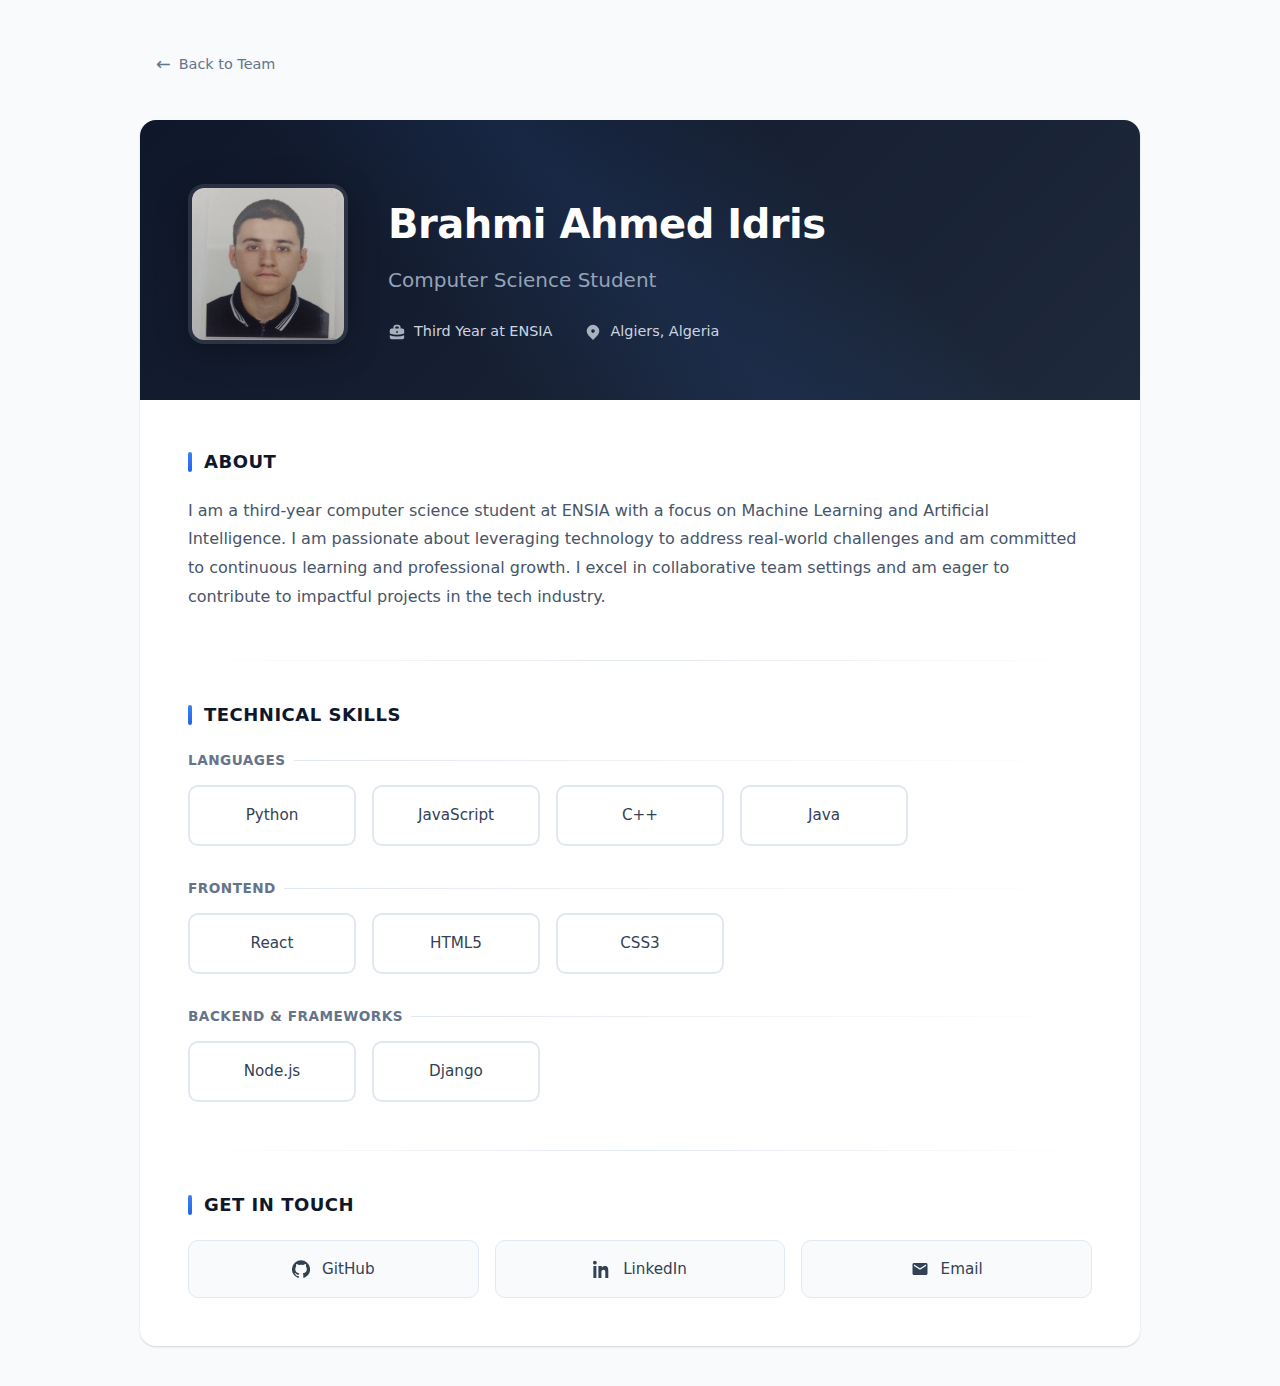
<file: profiles/ahmed-idris-brahmi.html>
<!DOCTYPE html>
<html lang="en">
<head>
  <meta charset="utf-8" />
  <meta name="viewport" content="width=device-width,initial-scale=1" />
  <title>Ahmed Idris Brahmi - Profile</title>
  <link rel="stylesheet" href="../assets/css/profile.css" />
</head>
<body>
  <div class="container">
    <a href="../index.html" class="back-link">Back to Team</a>
    
    <div class="profile-card">
      <div class="profile-header">
        <div class="profile-hero">
          <div class="profile-photo-wrapper">
            <img src="../assets/porfolio_Images/Img-Ahmed-Brahmi.png" alt="Ahmed Idris Brahmi" class="profile-photo">
          </div>
          <div class="profile-info">
            <h1 class="profile-name">Brahmi Ahmed Idris</h1>
            <p class="profile-role">Computer Science Student</p>
            <div class="profile-meta">
              <div class="meta-item">
                <svg class="meta-icon" fill="currentColor" viewBox="0 0 20 20" xmlns="http://www.w3.org/2000/svg">
                  <path fill-rule="evenodd" d="M6 6V5a3 3 0 013-3h2a3 3 0 013 3v1h2a2 2 0 012 2v3.57A22.952 22.952 0 0110 13a22.95 22.95 0 01-8-1.43V8a2 2 0 012-2h2zm2-1a1 1 0 011-1h2a1 1 0 011 1v1H8V5zm1 5a1 1 0 011-1h.01a1 1 0 110 2H10a1 1 0 01-1-1z" clip-rule="evenodd"/>
                  <path d="M2 13.692V16a2 2 0 002 2h12a2 2 0 002-2v-2.308A24.974 24.974 0 0110 15c-2.796 0-5.487-.46-8-1.308z"/>
                </svg>
                <span>Third Year at ENSIA</span>
              </div>
              <div class="meta-item">
                <svg class="meta-icon" fill="currentColor" viewBox="0 0 20 20" xmlns="http://www.w3.org/2000/svg">
                  <path fill-rule="evenodd" d="M5.05 4.05a7 7 0 119.9 9.9L10 18.9l-4.95-4.95a7 7 0 010-9.9zM10 11a2 2 0 100-4 2 2 0 000 4z" clip-rule="evenodd"/>
                </svg>
                <span>Algiers, Algeria</span>
              </div>
            </div>
          </div>
        </div>
      </div>
      
      <div class="profile-body">
        <section class="section">
          <h2 class="section-title">About</h2>
          <div class="section-content">
            <p>I am a third-year computer science student at ENSIA with a focus on Machine Learning and Artificial Intelligence. I am passionate about leveraging technology to address real-world challenges and am committed to continuous learning and professional growth. I excel in collaborative team settings and am eager to contribute to impactful projects in the tech industry.</p>
          </div>
        </section>

        <div class="divider"></div>
        
        <section class="section">
          <h2 class="section-title">Technical Skills</h2>
          
          <div class="skills-category">
            <div class="category-label">Languages</div>
            <div class="skills-grid">
              <a href="https://www.python.org/" class="skill-item" target="_blank">Python</a>
              <a href="https://developer.mozilla.org/en-US/docs/Web/JavaScript" class="skill-item" target="_blank">JavaScript</a>
              <a href="https://isocpp.org/" class="skill-item" target="_blank">C++</a>
              <a href="https://www.java.com/" class="skill-item" target="_blank">Java</a>
            </div>
          </div>

          <div class="skills-category">
            <div class="category-label">Frontend</div>
            <div class="skills-grid">
              <a href="https://react.dev/" class="skill-item" target="_blank">React</a>
              <a href="https://developer.mozilla.org/en-US/docs/Web/HTML" class="skill-item" target="_blank">HTML5</a>
              <a href="https://developer.mozilla.org/en-US/docs/Web/CSS" class="skill-item" target="_blank">CSS3</a>
            </div>
          </div>

          <div class="skills-category">
            <div class="category-label">Backend & Frameworks</div>
            <div class="skills-grid">
              <a href="https://nodejs.org/" class="skill-item" target="_blank">Node.js</a>
              <a href="https://www.djangoproject.com/" class="skill-item" target="_blank">Django</a>
            </div>
          </div>
        </section>

        <div class="divider"></div>
        
        <section class="section">
          <h2 class="section-title">Get in Touch</h2>
          <div class="contact-grid">
            <a href="https://github.com/ahmedbrm" class="contact-link" target="_blank">
              <svg fill="currentColor" viewBox="0 0 24 24" xmlns="http://www.w3.org/2000/svg">
                <path d="M12 .5a12 12 0 0 0-3.79 23.4c.6.11.82-.26.82-.58v-2.03c-3.34.73-4.04-1.61-4.04-1.61-.55-1.4-1.34-1.77-1.34-1.77-1.1-.75.09-.73.09-.73 1.22.09 1.86 1.25 1.86 1.25 1.08 1.85 2.83 1.31 3.52 1 .11-.78.42-1.31.76-1.61-2.67-.3-5.47-1.34-5.47-5.97 0-1.32.47-2.39 1.24-3.23-.12-.3-.54-1.52.12-3.17 0 0 1.01-.32 3.3 1.23a11.5 11.5 0 0 1 6 0c2.29-1.55 3.3-1.23 3.3-1.23.66 1.65.24 2.87.12 3.17.77.84 1.24 1.91 1.24 3.23 0 4.64-2.8 5.66-5.48 5.96.43.37.81 1.1.81 2.22v3.29c0 .32.21.7.82.58A12 12 0 0 0 12 .5Z"/>
              </svg>
              GitHub
            </a>
            <a href="https://www.linkedin.com/in/ahmed-idris-student-brahmi-872308355/" class="contact-link" target="_blank">
              <svg fill="currentColor" viewBox="0 0 24 24" xmlns="http://www.w3.org/2000/svg">
                <path d="M4.98 3.5C4.98 4.88 3.86 6 2.5 6S0 4.88 0 3.5 1.12 1 2.5 1s2.48 1.12 2.48 2.5zM.5 8h4V24h-4V8zm7.5 0h3.8v2.2h.05c.53-1 1.83-2.2 3.77-2.2 4.03 0 4.78 2.65 4.78 6.1V24h-4v-7.2c0-1.72-.03-3.94-2.4-3.94-2.41 0-2.78 1.88-2.78 3.82V24h-4V8z"/>
              </svg>
              LinkedIn
            </a>
            <a href="mailto:ahmed.idris.brahmi@ensia.edu.dz" class="contact-link">
              <svg fill="currentColor" viewBox="0 0 24 24" xmlns="http://www.w3.org/2000/svg">
                <path d="M20 4H4c-1.1 0-2 .9-2 2v12c0 1.1.9 2 2 2h16c1.1 0 2-.9 2-2V6c0-1.1-.9-2-2-2zm0 4-8 5L4 8V6l8 5 8-5v2z"/>
              </svg>
              Email
            </a>
          </div>
        </section>
      </div>
    </div>
  </div>
</body>
</html>
</file>
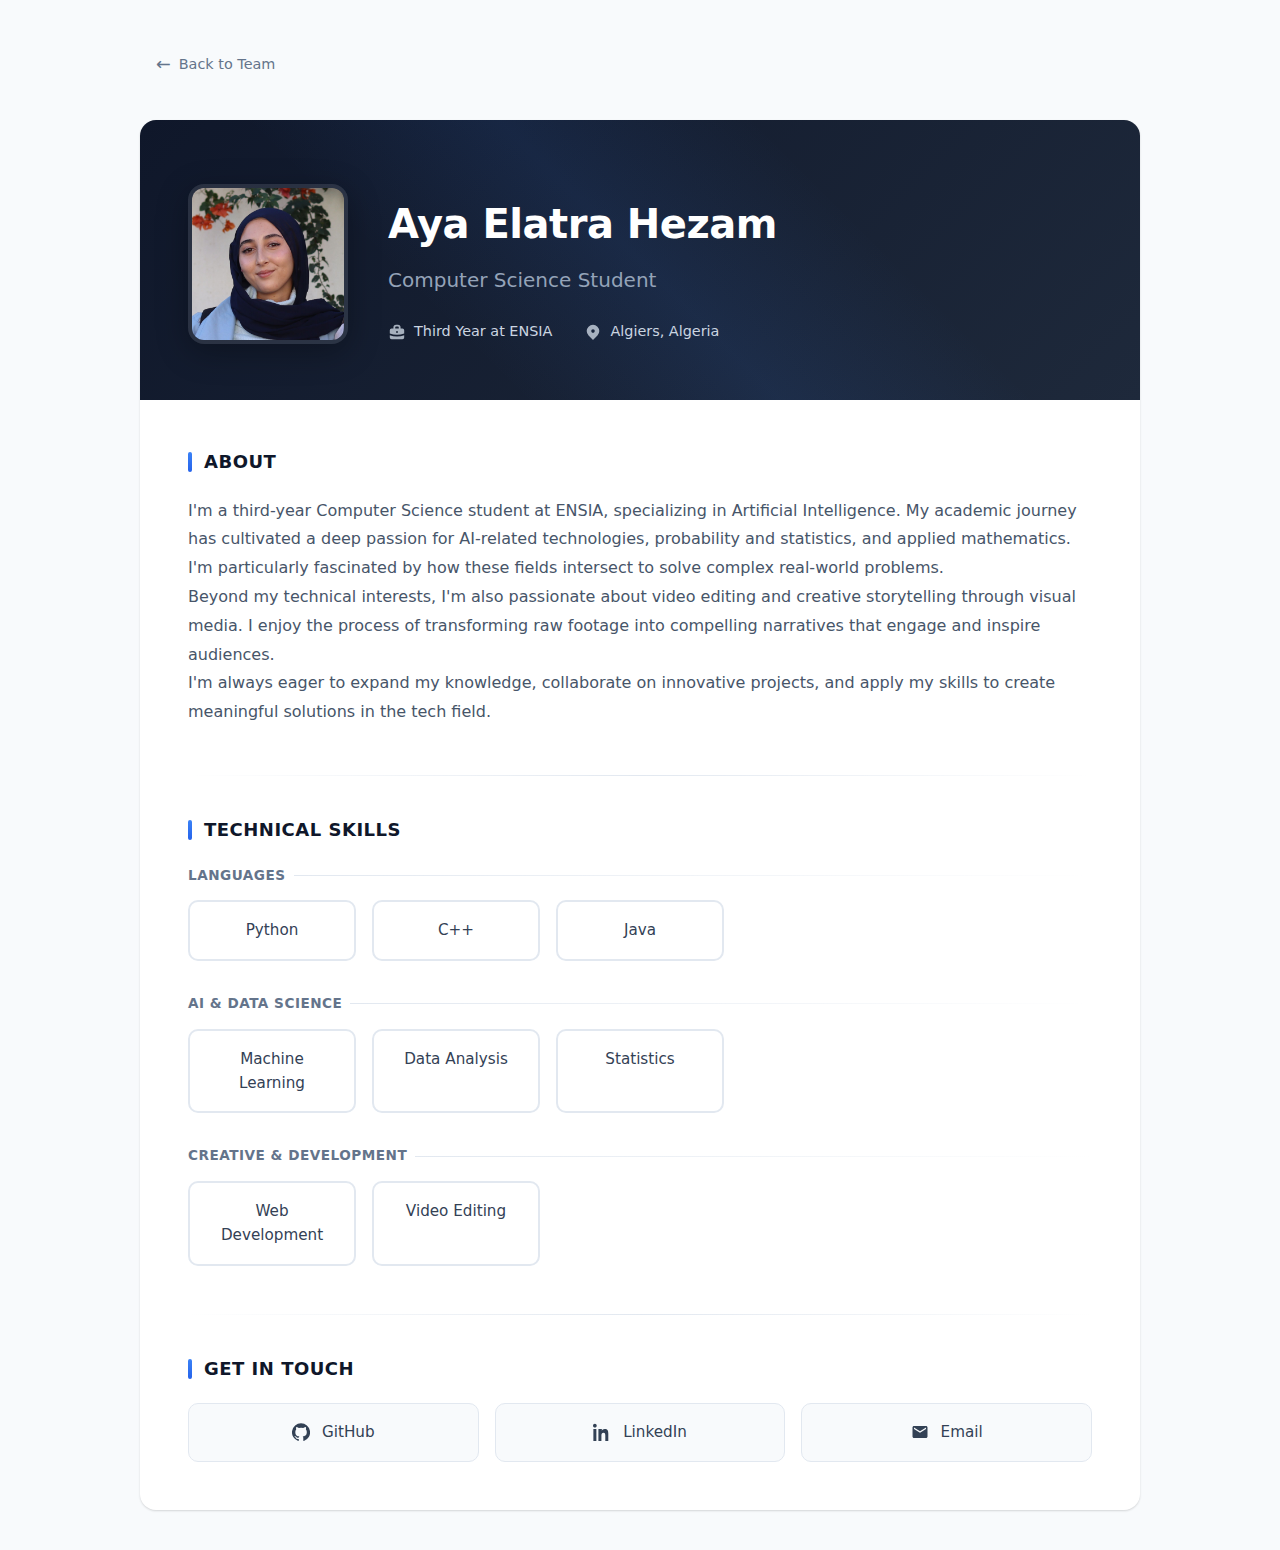
<file: profiles/aya-elatra-hezam.html>
<!DOCTYPE html>
<html lang="en">
<head>
  <meta charset="utf-8" />
  <meta name="viewport" content="width=device-width,initial-scale=1" />
  <title>Aya Elatra Hezam - Profile</title>
  <link rel="stylesheet" href="../assets/css/profile.css" />
</head>
<body>
  <div class="container">
    <a href="../index.html" class="back-link">Back to Team</a>
    
    <div class="profile-card">
      <div class="profile-header">
        <div class="profile-hero">
          <div class="profile-photo-wrapper">
            <img src="../assets/porfolio_Images/Img-aya-elatra-hezam.jpg" alt="Aya Elatra Hezam" class="profile-photo">
          </div>
          <div class="profile-info">
            <h1 class="profile-name">Aya Elatra Hezam</h1>
            <p class="profile-role">Computer Science Student</p>
            <div class="profile-meta">
              <div class="meta-item">
                <svg class="meta-icon" fill="currentColor" viewBox="0 0 20 20" xmlns="http://www.w3.org/2000/svg">
                  <path fill-rule="evenodd" d="M6 6V5a3 3 0 013-3h2a3 3 0 013 3v1h2a2 2 0 012 2v3.57A22.952 22.952 0 0110 13a22.95 22.95 0 01-8-1.43V8a2 2 0 012-2h2zm2-1a1 1 0 011-1h2a1 1 0 011 1v1H8V5zm1 5a1 1 0 011-1h.01a1 1 0 110 2H10a1 1 0 01-1-1z" clip-rule="evenodd"/>
                  <path d="M2 13.692V16a2 2 0 002 2h12a2 2 0 002-2v-2.308A24.974 24.974 0 0110 15c-2.796 0-5.487-.46-8-1.308z"/>
                </svg>
                <span>Third Year at ENSIA</span>
              </div>
              <div class="meta-item">
                <svg class="meta-icon" fill="currentColor" viewBox="0 0 20 20" xmlns="http://www.w3.org/2000/svg">
                  <path fill-rule="evenodd" d="M5.05 4.05a7 7 0 119.9 9.9L10 18.9l-4.95-4.95a7 7 0 010-9.9zM10 11a2 2 0 100-4 2 2 0 000 4z" clip-rule="evenodd"/>
                </svg>
                <span>Algiers, Algeria</span>
              </div>
            </div>
          </div>
        </div>
      </div>
      
      <div class="profile-body">
        <section class="section">
          <h2 class="section-title">About</h2>
          <div class="section-content">
            <p>I'm a third-year Computer Science student at ENSIA, specializing in Artificial Intelligence. My academic journey has cultivated a deep passion for AI-related technologies, probability and statistics, and applied mathematics. I'm particularly fascinated by how these fields intersect to solve complex real-world problems.</p>
            <p>Beyond my technical interests, I'm also passionate about video editing and creative storytelling through visual media. I enjoy the process of transforming raw footage into compelling narratives that engage and inspire audiences.</p>
            <p>I'm always eager to expand my knowledge, collaborate on innovative projects, and apply my skills to create meaningful solutions in the tech field.</p>
          </div>
        </section>

        <div class="divider"></div>
        
        <section class="section">
          <h2 class="section-title">Technical Skills</h2>
          
          <div class="skills-category">
            <div class="category-label">Languages</div>
            <div class="skills-grid">
              <a href="https://www.python.org/" class="skill-item" target="_blank">Python</a>
              <a href="https://isocpp.org/" class="skill-item" target="_blank">C++</a>
              <a href="https://www.java.com/" class="skill-item" target="_blank">Java</a>
            </div>
          </div>

          <div class="skills-category">
            <div class="category-label">AI & Data Science</div>
            <div class="skills-grid">
              <a href="https://www.tensorflow.org/" class="skill-item" target="_blank">Machine Learning</a>
              <a href="https://scikit-learn.org/" class="skill-item" target="_blank">Data Analysis</a>
              <a href="https://numpy.org/" class="skill-item" target="_blank">Statistics</a>
            </div>
          </div>

          <div class="skills-category">
            <div class="category-label">Creative & Development</div>
            <div class="skills-grid">
              <a href="https://developer.mozilla.org/en-US/docs/Web/HTML" class="skill-item" target="_blank">Web Development</a>
              <a href="https://www.adobe.com/products/premiere.html" class="skill-item" target="_blank">Video Editing</a>
            </div>
          </div>
        </section>

        <div class="divider"></div>
        
        <section class="section">
          <h2 class="section-title">Get in Touch</h2>
          <div class="contact-grid">
            <a href="https://github.com/ayaaa321" class="contact-link" target="_blank">
              <svg fill="currentColor" viewBox="0 0 24 24" xmlns="http://www.w3.org/2000/svg">
                <path d="M12 .5a12 12 0 0 0-3.79 23.4c.6.11.82-.26.82-.58v-2.03c-3.34.73-4.04-1.61-4.04-1.61-.55-1.4-1.34-1.77-1.34-1.77-1.1-.75.09-.73.09-.73 1.22.09 1.86 1.25 1.86 1.25 1.08 1.85 2.83 1.31 3.52 1 .11-.78.42-1.31.76-1.61-2.67-.3-5.47-1.34-5.47-5.97 0-1.32.47-2.39 1.24-3.23-.12-.3-.54-1.52.12-3.17 0 0 1.01-.32 3.3 1.23a11.5 11.5 0 0 1 6 0c2.29-1.55 3.3-1.23 3.3-1.23.66 1.65.24 2.87.12 3.17.77.84 1.24 1.91 1.24 3.23 0 4.64-2.8 5.66-5.48 5.96.43.37.81 1.1.81 2.22v3.29c0 .32.21.7.82.58A12 12 0 0 0 12 .5Z"/>
              </svg>
              GitHub
            </a>
            <a href="https://www.linkedin.com/in/aya-el-atra-student-hezam-02a22736b" class="contact-link" target="_blank">
              <svg fill="currentColor" viewBox="0 0 24 24" xmlns="http://www.w3.org/2000/svg">
                <path d="M4.98 3.5C4.98 4.88 3.86 6 2.5 6S0 4.88 0 3.5 1.12 1 2.5 1s2.48 1.12 2.48 2.5zM.5 8h4V24h-4V8zm7.5 0h3.8v2.2h.05c.53-1 1.83-2.2 3.77-2.2 4.03 0 4.78 2.65 4.78 6.1V24h-4v-7.2c0-1.72-.03-3.94-2.4-3.94-2.41 0-2.78 1.88-2.78 3.82V24h-4V8z"/>
              </svg>
              LinkedIn
            </a>
            <a href="mailto:aya.elatra.hezam@ensia.edu.dz" class="contact-link">
              <svg fill="currentColor" viewBox="0 0 24 24" xmlns="http://www.w3.org/2000/svg">
                <path d="M20 4H4c-1.1 0-2 .9-2 2v12c0 1.1.9 2 2 2h16c1.1 0 2-.9 2-2V6c0-1.1-.9-2-2-2zm0 4-8 5L4 8V6l8 5 8-5v2z"/>
              </svg>
              Email
            </a>
          </div>
        </section>
      </div>
    </div>
  </div>
</body>
</html>
</file>
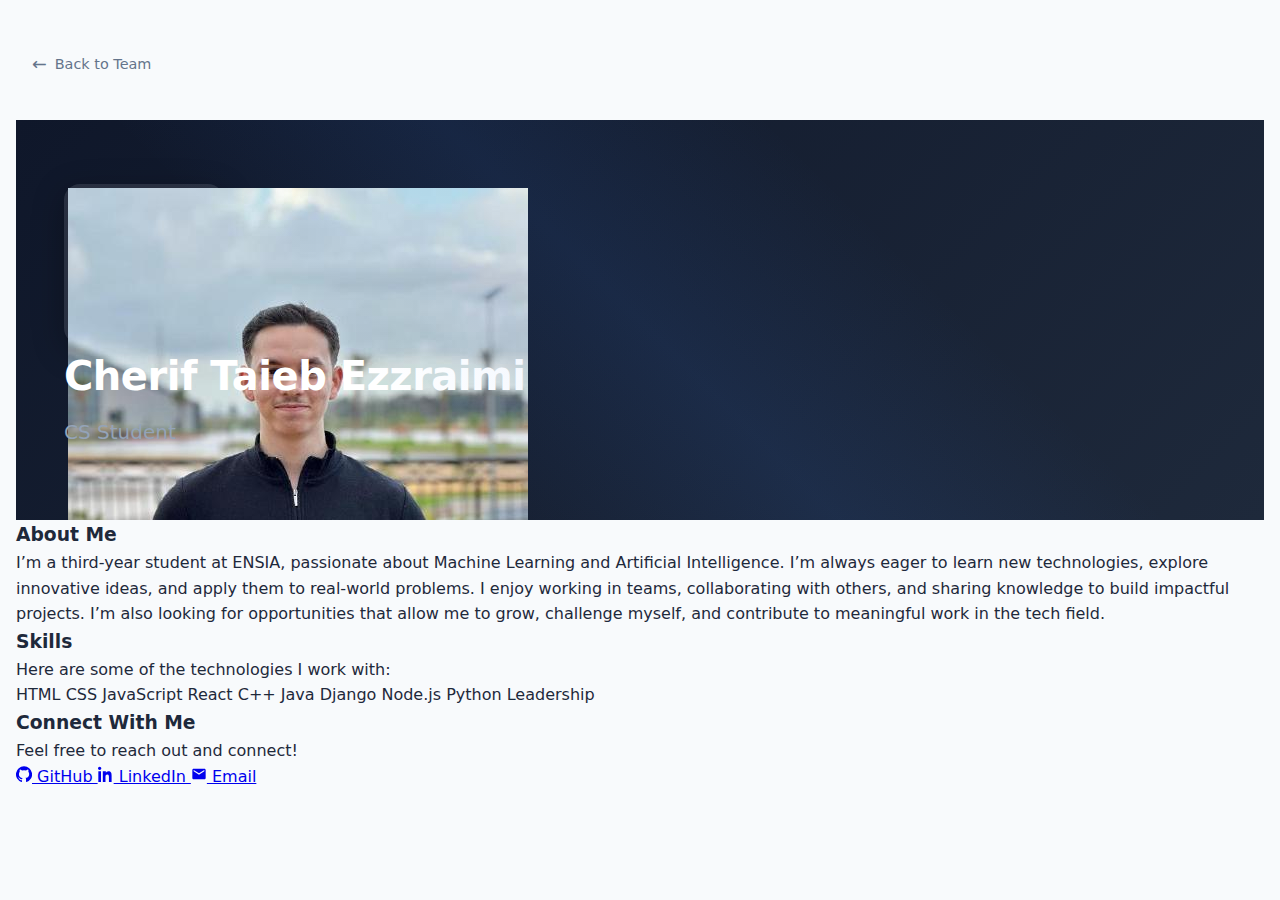
<file: Profiles/cherif-taieb-ezzraimi.html>
<!DOCTYPE html>
<html lang="en">
<head>
  <meta charset="utf-8" />
  <meta name="viewport" content="width=device-width,initial-scale=1" />
  <title>Cherif Taieb Ezzraimi - Profile</title>
  <link rel="stylesheet" href="../assets/css/profile.css" />
</head>
<body>
  <a href="../index.html" class="back-link">Back to Team</a>
  
  <div class="profile-container">
    <div class="profile-header">
      <div class="profile-photo">
        <img src="../assets/portfolio-Images/Cherif-taieb-ezzraimi.jpeg" alt="Cherif Taieb Ezzraimi" class="profile-image">
      </div>
      <h1 class="profile-name">Cherif Taieb Ezzraimi</h1>
      <p class="profile-role">CS Student</p>
    </div>
    
    <div class="profile-content">
      <div class="profile-section">
        <h3>About Me</h3>
        <p>I’m a third-year student at ENSIA, passionate about Machine Learning and Artificial Intelligence. I’m always eager to learn new technologies, explore innovative ideas, and apply them to real-world problems. I enjoy working in teams, collaborating with others, and sharing knowledge to build impactful projects. I’m also looking for opportunities that allow me to grow, challenge myself, and contribute to meaningful work in the tech field.</p>
      </div>
      
      <div class="profile-section">
        <h3>Skills</h3>
        <p>Here are some of the technologies I work with:</p>
        <div class="skills-list">
          <span class="skill-tag">HTML</span>
          <span class="skill-tag">CSS</span>
          <span class="skill-tag">JavaScript</span>
          <span class="skill-tag">React</span>
          <span class="skill-tag">C++</span>
          <span class="skill-tag">Java</span>
          <span class="skill-tag">Django</span>
          <span class="skill-tag">Node.js</span>
          <span class="skill-tag">Python</span>
          <span class="skill-tag">Leadership</span>
        </div>
      </div>
      
      <div class="profile-section">
        <h3>Connect With Me</h3>
        <p>Feel free to reach out and connect!</p>
        <div class="profile-links">
          <a href="https://github.com/Cherif-TaiebEzzraimi" class="profile-link has-icon" target="_blank">
            <svg aria-hidden="true" focusable="false" viewBox="0 0 24 24" width="16" height="16" fill="currentColor" xmlns="http://www.w3.org/2000/svg">
              <path d="M12 .5a12 12 0 0 0-3.79 23.4c.6.11.82-.26.82-.58v-2.03c-3.34.73-4.04-1.61-4.04-1.61-.55-1.4-1.34-1.77-1.34-1.77-1.1-.75.09-.73.09-.73 1.22.09 1.86 1.25 1.86 1.25 1.08 1.85 2.83 1.31 3.52 1 .11-.78.42-1.31.76-1.61-2.67-.3-5.47-1.34-5.47-5.97 0-1.32.47-2.39 1.24-3.23-.12-.3-.54-1.52.12-3.17 0 0 1.01-.32 3.3 1.23a11.5 11.5 0 0 1 6 0c2.29-1.55 3.3-1.23 3.3-1.23.66 1.65.24 2.87.12 3.17.77.84 1.24 1.91 1.24 3.23 0 4.64-2.8 5.66-5.48 5.96.43.37.81 1.1.81 2.22v3.29c0 .32.21.7.82.58A12 12 0 0 0 12 .5Z"/>
            </svg>
            GitHub
          </a>
          <a href="https://www.linkedin.com/in/taieb-ezzraimi-cherif-842084331/" class="profile-link has-icon" target="_blank">
            <svg aria-hidden="true" focusable="false" viewBox="0 0 24 24" width="16" height="16" fill="currentColor" xmlns="http://www.w3.org/2000/svg">
              <path d="M4.98 3.5C4.98 4.88 3.86 6 2.5 6S0 4.88 0 3.5 1.12 1 2.5 1s2.48 1.12 2.48 2.5zM.5 8h4V24h-4V8zm7.5 0h3.8v2.2h.05c.53-1 1.83-2.2 3.77-2.2 4.03 0 4.78 2.65 4.78 6.1V24h-4v-7.2c0-1.72-.03-3.94-2.4-3.94-2.41 0-2.78 1.88-2.78 3.82V24h-4V8z"/>
            </svg>
            LinkedIn
          </a>
          <a href="mailto:cherif.taieb.ezzraimi@ensia.edu.dz" class="profile-link has-icon">
            <svg aria-hidden="true" focusable="false" viewBox="0 0 24 24" width="16" height="16" fill="currentColor" xmlns="http://www.w3.org/2000/svg">
              <path d="M20 4H4c-1.1 0-2 .9-2 2v12c0 1.1.9 2 2 2h16c1.1 0 2-.9 2-2V6c0-1.1-.9-2-2-2zm0 4-8 5L4 8V6l8 5 8-5v2z"/>
            </svg>
            Email
          </a>
        </div>
      </div>
    </div>
  </div>
</body>
</html>
</file>
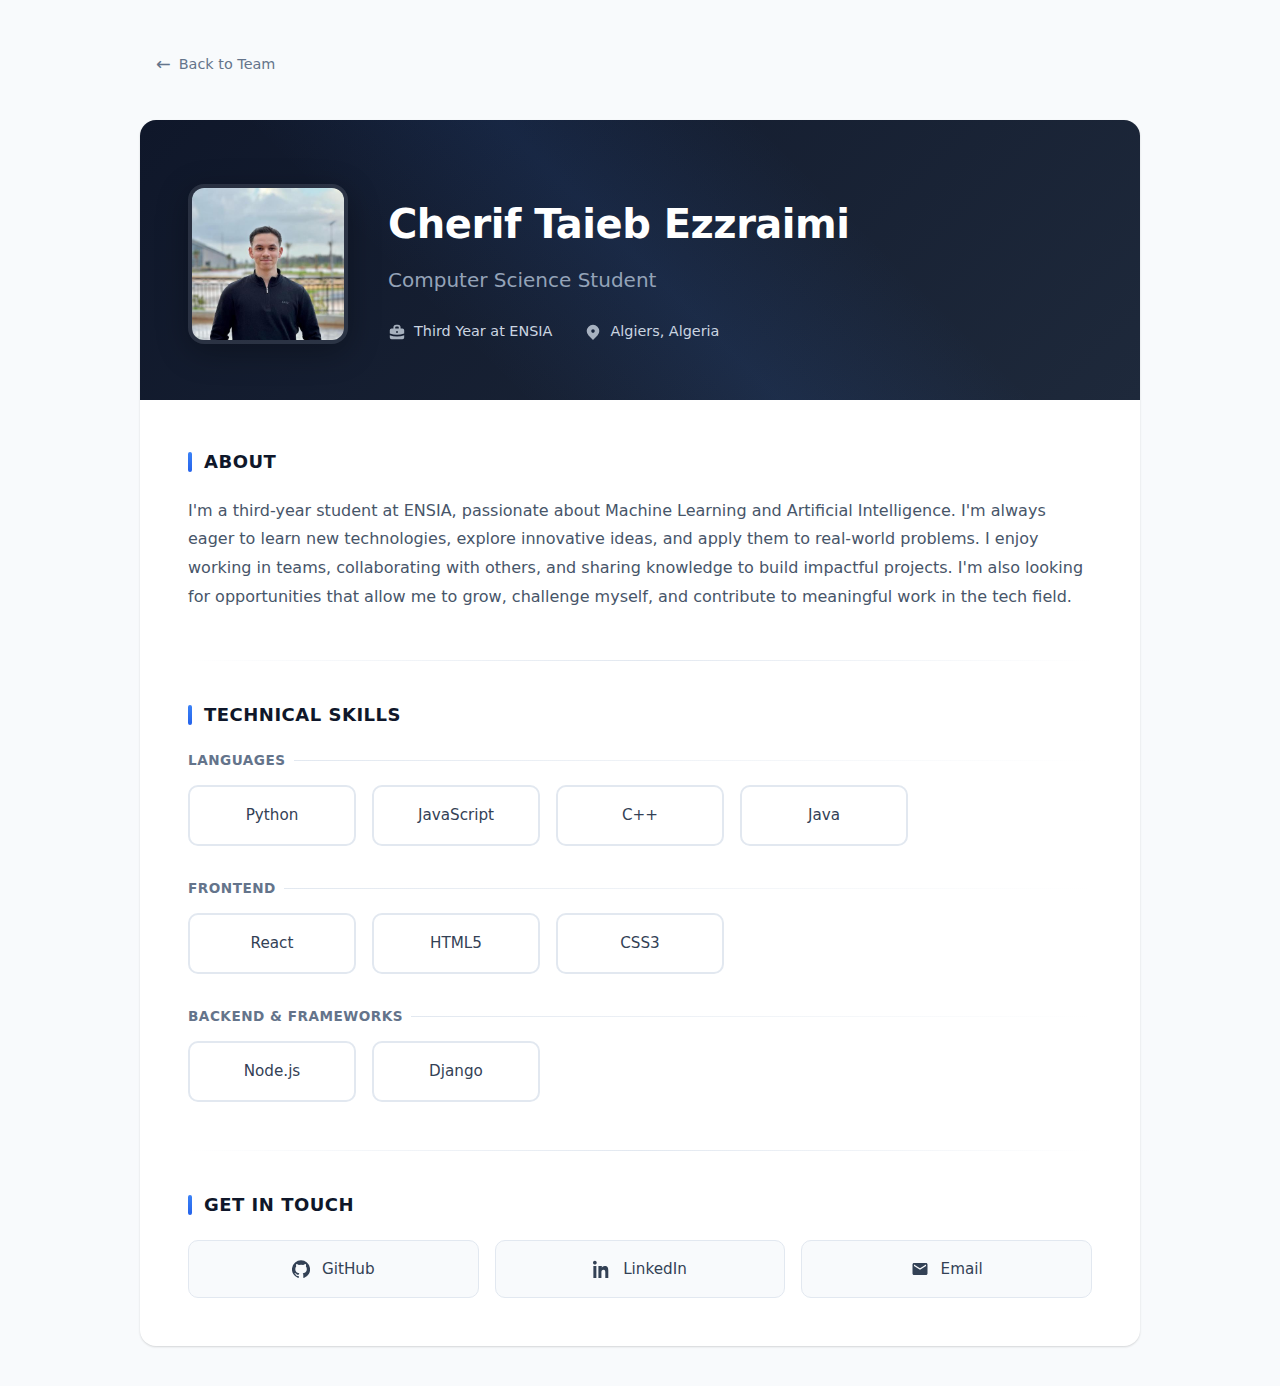
<file: profiles/cherif-taieb-ezzraimi.html>
<!DOCTYPE html>
<html lang="en">
<head>
  <meta charset="utf-8" />
  <meta name="viewport" content="width=device-width,initial-scale=1" />
  <title>Cherif Taieb Ezzraimi - Profile</title>
  <link rel="stylesheet" href="../assets/css/profile.css" />
</head>
<body>
  <div class="container">
    <a href="../index.html" class="back-link">Back to Team</a>
    
    <div class="profile-card">
      <div class="profile-header">
        <div class="profile-hero">
          <div class="profile-photo-wrapper">
            <img src="../assets/porfolio_Images/Cherif-taieb-ezzraimi.jpeg" alt="Cherif Taieb Ezzraimi" class="profile-photo">
          </div>
          <div class="profile-info">
            <h1 class="profile-name">Cherif Taieb Ezzraimi</h1>
            <p class="profile-role">Computer Science Student</p>
            <div class="profile-meta">
              <div class="meta-item">
                <svg class="meta-icon" fill="currentColor" viewBox="0 0 20 20" xmlns="http://www.w3.org/2000/svg">
                  <path fill-rule="evenodd" d="M6 6V5a3 3 0 013-3h2a3 3 0 013 3v1h2a2 2 0 012 2v3.57A22.952 22.952 0 0110 13a22.95 22.95 0 01-8-1.43V8a2 2 0 012-2h2zm2-1a1 1 0 011-1h2a1 1 0 011 1v1H8V5zm1 5a1 1 0 011-1h.01a1 1 0 110 2H10a1 1 0 01-1-1z" clip-rule="evenodd"/>
                  <path d="M2 13.692V16a2 2 0 002 2h12a2 2 0 002-2v-2.308A24.974 24.974 0 0110 15c-2.796 0-5.487-.46-8-1.308z"/>
                </svg>
                <span>Third Year at ENSIA</span>
              </div>
              <div class="meta-item">
                <svg class="meta-icon" fill="currentColor" viewBox="0 0 20 20" xmlns="http://www.w3.org/2000/svg">
                  <path fill-rule="evenodd" d="M5.05 4.05a7 7 0 119.9 9.9L10 18.9l-4.95-4.95a7 7 0 010-9.9zM10 11a2 2 0 100-4 2 2 0 000 4z" clip-rule="evenodd"/>
                </svg>
                <span>Algiers, Algeria</span>
              </div>
            </div>
          </div>
        </div>
      </div>
      
      <div class="profile-body">
        <section class="section">
          <h2 class="section-title">About</h2>
          <div class="section-content">
            <p>I'm a third-year student at ENSIA, passionate about Machine Learning and Artificial Intelligence. I'm always eager to learn new technologies, explore innovative ideas, and apply them to real-world problems. I enjoy working in teams, collaborating with others, and sharing knowledge to build impactful projects. I'm also looking for opportunities that allow me to grow, challenge myself, and contribute to meaningful work in the tech field.</p>
          </div>
        </section>

        <div class="divider"></div>
        
        <section class="section">
          <h2 class="section-title">Technical Skills</h2>
          
          <div class="skills-category">
            <div class="category-label">Languages</div>
            <div class="skills-grid">
              <a href="https://www.python.org/" class="skill-item" target="_blank">Python</a>
              <a href="https://developer.mozilla.org/en-US/docs/Web/JavaScript" class="skill-item" target="_blank">JavaScript</a>
              <a href="https://isocpp.org/" class="skill-item" target="_blank">C++</a>
              <a href="https://www.java.com/" class="skill-item" target="_blank">Java</a>
            </div>
          </div>

          <div class="skills-category">
            <div class="category-label">Frontend</div>
            <div class="skills-grid">
              <a href="https://react.dev/" class="skill-item" target="_blank">React</a>
              <a href="https://developer.mozilla.org/en-US/docs/Web/HTML" class="skill-item" target="_blank">HTML5</a>
              <a href="https://developer.mozilla.org/en-US/docs/Web/CSS" class="skill-item" target="_blank">CSS3</a>
            </div>
          </div>

          <div class="skills-category">
            <div class="category-label">Backend & Frameworks</div>
            <div class="skills-grid">
              <a href="https://nodejs.org/" class="skill-item" target="_blank">Node.js</a>
              <a href="https://www.djangoproject.com/" class="skill-item" target="_blank">Django</a>
            </div>
          </div>
        </section>

        <div class="divider"></div>
        
        <section class="section">
          <h2 class="section-title">Get in Touch</h2>
          <div class="contact-grid">
            <a href="https://github.com/Cherif-TaiebEzzraimi" class="contact-link" target="_blank">
              <svg fill="currentColor" viewBox="0 0 24 24" xmlns="http://www.w3.org/2000/svg">
                <path d="M12 .5a12 12 0 0 0-3.79 23.4c.6.11.82-.26.82-.58v-2.03c-3.34.73-4.04-1.61-4.04-1.61-.55-1.4-1.34-1.77-1.34-1.77-1.1-.75.09-.73.09-.73 1.22.09 1.86 1.25 1.86 1.25 1.08 1.85 2.83 1.31 3.52 1 .11-.78.42-1.31.76-1.61-2.67-.3-5.47-1.34-5.47-5.97 0-1.32.47-2.39 1.24-3.23-.12-.3-.54-1.52.12-3.17 0 0 1.01-.32 3.3 1.23a11.5 11.5 0 0 1 6 0c2.29-1.55 3.3-1.23 3.3-1.23.66 1.65.24 2.87.12 3.17.77.84 1.24 1.91 1.24 3.23 0 4.64-2.8 5.66-5.48 5.96.43.37.81 1.1.81 2.22v3.29c0 .32.21.7.82.58A12 12 0 0 0 12 .5Z"/>
              </svg>
              GitHub
            </a>
            <a href="https://www.linkedin.com/in/taieb-ezzraimi-cherif-842084331/" class="contact-link" target="_blank">
              <svg fill="currentColor" viewBox="0 0 24 24" xmlns="http://www.w3.org/2000/svg">
                <path d="M4.98 3.5C4.98 4.88 3.86 6 2.5 6S0 4.88 0 3.5 1.12 1 2.5 1s2.48 1.12 2.48 2.5zM.5 8h4V24h-4V8zm7.5 0h3.8v2.2h.05c.53-1 1.83-2.2 3.77-2.2 4.03 0 4.78 2.65 4.78 6.1V24h-4v-7.2c0-1.72-.03-3.94-2.4-3.94-2.41 0-2.78 1.88-2.78 3.82V24h-4V8z"/>
              </svg>
              LinkedIn
            </a>
            <a href="mailto:cherif.taieb.ezzraimi@ensia.edu.dz" class="contact-link">
              <svg fill="currentColor" viewBox="0 0 24 24" xmlns="http://www.w3.org/2000/svg">
                <path d="M20 4H4c-1.1 0-2 .9-2 2v12c0 1.1.9 2 2 2h16c1.1 0 2-.9 2-2V6c0-1.1-.9-2-2-2zm0 4-8 5L4 8V6l8 5 8-5v2z"/>
              </svg>
              Email
            </a>
          </div>
        </section>
      </div>
    </div>
  </div>
</body>
</html>
</file>
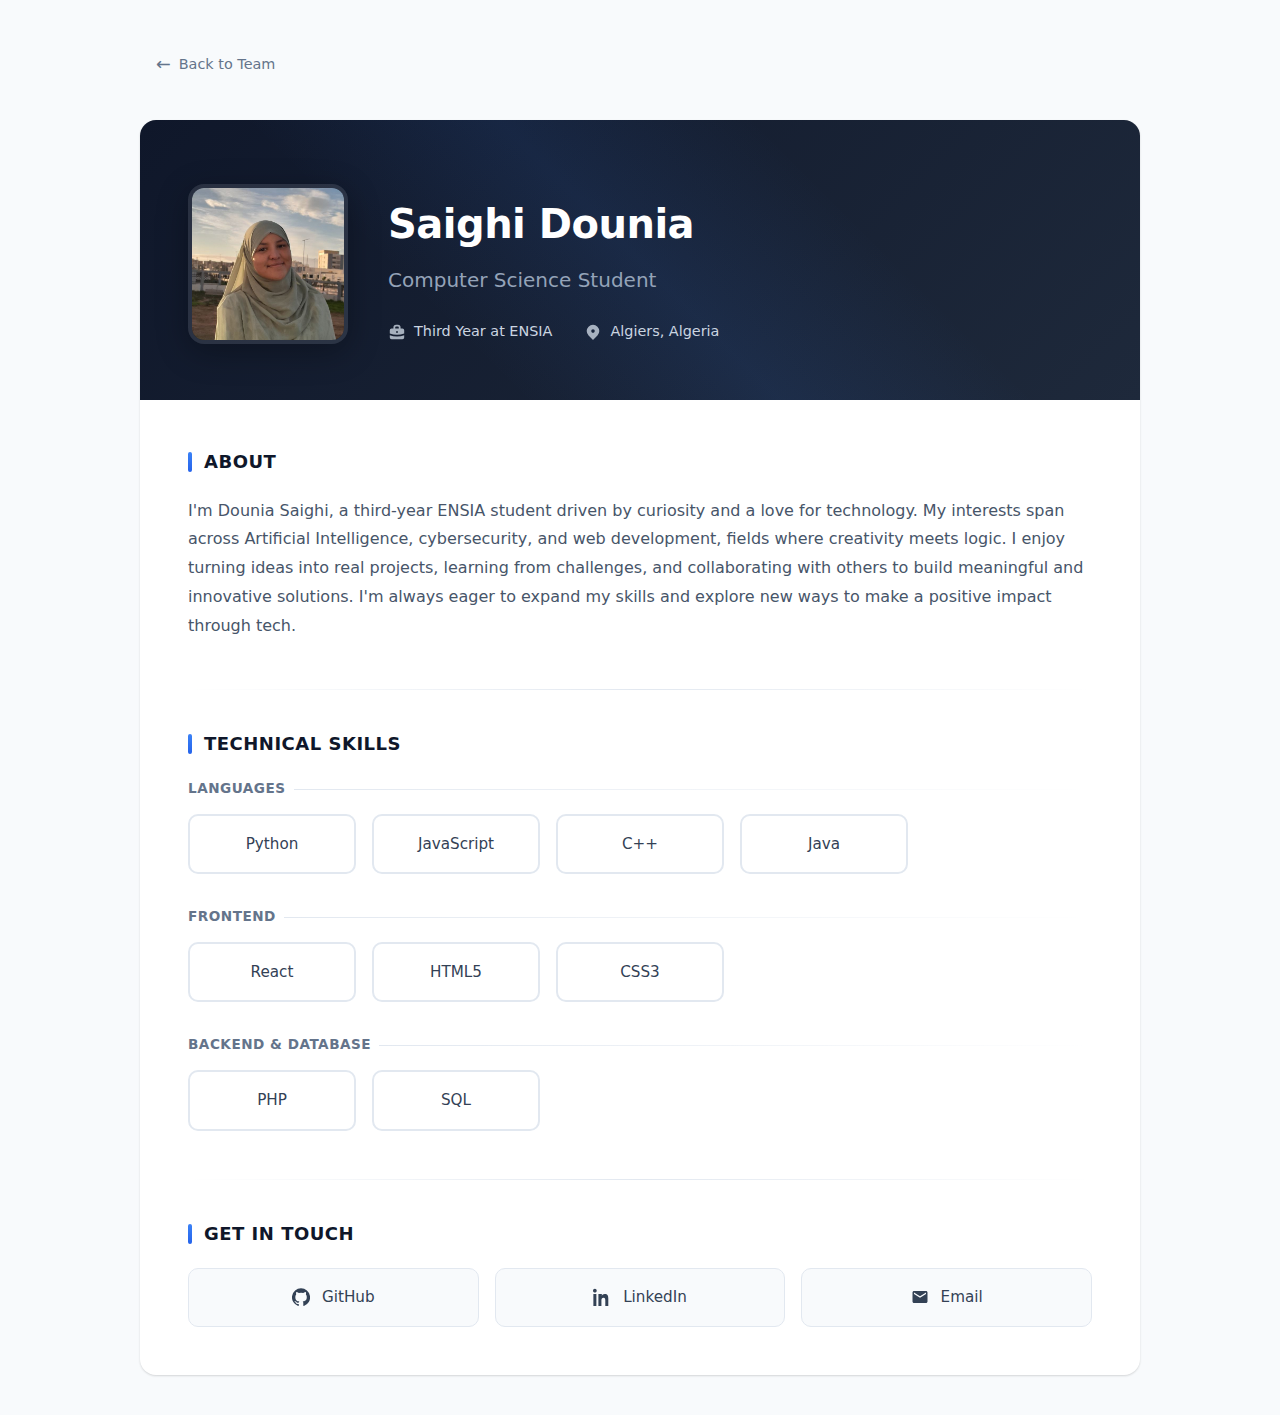
<file: profiles/dounia-saighi.html>
<!DOCTYPE html>
<html lang="en">
<head>
  <meta charset="utf-8" />
  <meta name="viewport" content="width=device-width,initial-scale=1" />
  <title>Dounia Saighi - Profile</title>
  <link rel="stylesheet" href="../assets/css/profile.css" />
</head>
<body>
  <div class="container">
    <a href="../index.html" class="back-link">Back to Team</a>
    
    <div class="profile-card">
      <div class="profile-header">
        <div class="profile-hero">
          <div class="profile-photo-wrapper">
            <img src="../assets/porfolio_Images/dounia.jpg" alt="Dounia Saighi" class="profile-photo">
          </div>
          <div class="profile-info">
            <h1 class="profile-name">Saighi Dounia</h1>
            <p class="profile-role">Computer Science Student</p>
            <div class="profile-meta">
              <div class="meta-item">
                <svg class="meta-icon" fill="currentColor" viewBox="0 0 20 20" xmlns="http://www.w3.org/2000/svg">
                  <path fill-rule="evenodd" d="M6 6V5a3 3 0 013-3h2a3 3 0 013 3v1h2a2 2 0 012 2v3.57A22.952 22.952 0 0110 13a22.95 22.95 0 01-8-1.43V8a2 2 0 012-2h2zm2-1a1 1 0 011-1h2a1 1 0 011 1v1H8V5zm1 5a1 1 0 011-1h.01a1 1 0 110 2H10a1 1 0 01-1-1z" clip-rule="evenodd"/>
                  <path d="M2 13.692V16a2 2 0 002 2h12a2 2 0 002-2v-2.308A24.974 24.974 0 0110 15c-2.796 0-5.487-.46-8-1.308z"/>
                </svg>
                <span>Third Year at ENSIA</span>
              </div>
              <div class="meta-item">
                <svg class="meta-icon" fill="currentColor" viewBox="0 0 20 20" xmlns="http://www.w3.org/2000/svg">
                  <path fill-rule="evenodd" d="M5.05 4.05a7 7 0 119.9 9.9L10 18.9l-4.95-4.95a7 7 0 010-9.9zM10 11a2 2 0 100-4 2 2 0 000 4z" clip-rule="evenodd"/>
                </svg>
                <span>Algiers, Algeria</span>
              </div>
            </div>
          </div>
        </div>
      </div>
      
      <div class="profile-body">
        <section class="section">
          <h2 class="section-title">About</h2>
          <div class="section-content">
            <p>I'm Dounia Saighi, a third-year ENSIA student driven by curiosity and a love for technology. My interests span across Artificial Intelligence, cybersecurity, and web development, fields where creativity meets logic. I enjoy turning ideas into real projects, learning from challenges, and collaborating with others to build meaningful and innovative solutions. I'm always eager to expand my skills and explore new ways to make a positive impact through tech.</p>
          </div>
        </section>

        <div class="divider"></div>
        
        <section class="section">
          <h2 class="section-title">Technical Skills</h2>
          
          <div class="skills-category">
            <div class="category-label">Languages</div>
            <div class="skills-grid">
              <a href="https://www.python.org/" class="skill-item" target="_blank">Python</a>
              <a href="https://developer.mozilla.org/en-US/docs/Web/JavaScript" class="skill-item" target="_blank">JavaScript</a>
              <a href="https://isocpp.org/" class="skill-item" target="_blank">C++</a>
              <a href="https://www.java.com/" class="skill-item" target="_blank">Java</a>
            </div>
          </div>

          <div class="skills-category">
            <div class="category-label">Frontend</div>
            <div class="skills-grid">
              <a href="https://react.dev/" class="skill-item" target="_blank">React</a>
              <a href="https://developer.mozilla.org/en-US/docs/Web/HTML" class="skill-item" target="_blank">HTML5</a>
              <a href="https://developer.mozilla.org/en-US/docs/Web/CSS" class="skill-item" target="_blank">CSS3</a>
            </div>
          </div>

          <div class="skills-category">
            <div class="category-label">Backend & Database</div>
            <div class="skills-grid">
              <a href="https://www.php.net/" class="skill-item" target="_blank">PHP</a>
              <a href="https://www.mysql.com/" class="skill-item" target="_blank">SQL</a>
            </div>
          </div>
        </section>

        <div class="divider"></div>
        
        <section class="section">
          <h2 class="section-title">Get in Touch</h2>
          <div class="contact-grid">
            <a href="https://github.com/dounia959" class="contact-link" target="_blank">
              <svg fill="currentColor" viewBox="0 0 24 24" xmlns="http://www.w3.org/2000/svg">
                <path d="M12 .5a12 12 0 0 0-3.79 23.4c.6.11.82-.26.82-.58v-2.03c-3.34.73-4.04-1.61-4.04-1.61-.55-1.4-1.34-1.77-1.34-1.77-1.1-.75.09-.73.09-.73 1.22.09 1.86 1.25 1.86 1.25 1.08 1.85 2.83 1.31 3.52 1 .11-.78.42-1.31.76-1.61-2.67-.3-5.47-1.34-5.47-5.97 0-1.32.47-2.39 1.24-3.23-.12-.3-.54-1.52.12-3.17 0 0 1.01-.32 3.3 1.23a11.5 11.5 0 0 1 6 0c2.29-1.55 3.3-1.23 3.3-1.23.66 1.65.24 2.87.12 3.17.77.84 1.24 1.91 1.24 3.23 0 4.64-2.8 5.66-5.48 5.96.43.37.81 1.1.81 2.22v3.29c0 .32.21.7.82.58A12 12 0 0 0 12 .5Z"/>
              </svg>
              GitHub
            </a>
            <a href="https://www.linkedin.com/in/dounia-saighi-7229a4344/" class="contact-link" target="_blank">
              <svg fill="currentColor" viewBox="0 0 24 24" xmlns="http://www.w3.org/2000/svg">
                <path d="M4.98 3.5C4.98 4.88 3.86 6 2.5 6S0 4.88 0 3.5 1.12 1 2.5 1s2.48 1.12 2.48 2.5zM.5 8h4V24h-4V8zm7.5 0h3.8v2.2h.05c.53-1 1.83-2.2 3.77-2.2 4.03 0 4.78 2.65 4.78 6.1V24h-4v-7.2c0-1.72-.03-3.94-2.4-3.94-2.41 0-2.78 1.88-2.78 3.82V24h-4V8z"/>
              </svg>
              LinkedIn
            </a>
            <a href="mailto:dounia.saighi@ensia.edu.dz" class="contact-link">
              <svg fill="currentColor" viewBox="0 0 24 24" xmlns="http://www.w3.org/2000/svg">
                <path d="M20 4H4c-1.1 0-2 .9-2 2v12c0 1.1.9 2 2 2h16c1.1 0 2-.9 2-2V6c0-1.1-.9-2-2-2zm0 4-8 5L4 8V6l8 5 8-5v2z"/>
              </svg>
              Email
            </a>
          </div>
        </section>
      </div>
    </div>
  </div>
</body>
</html>
</file>
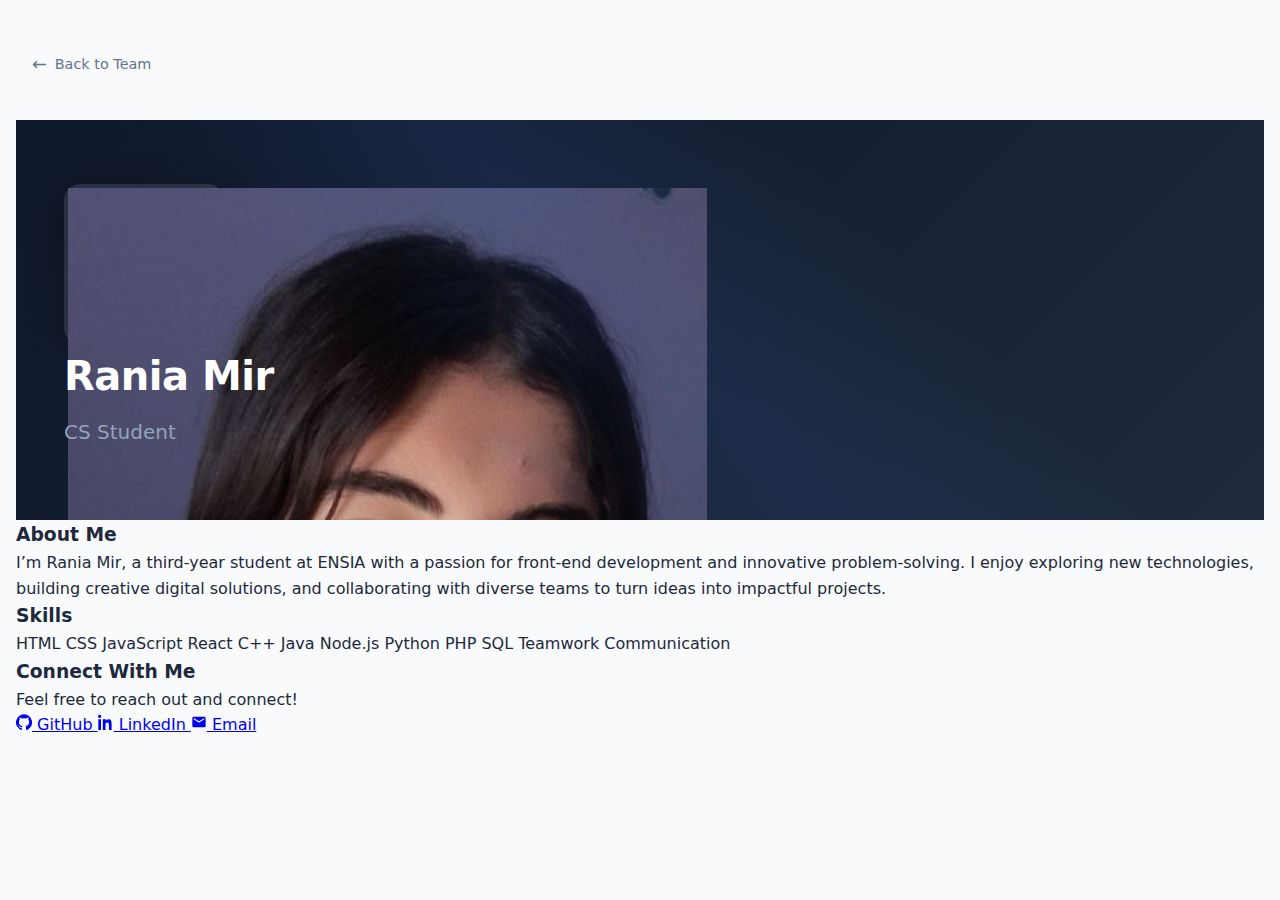
<file: Profiles/rania-mir.html>
<!DOCTYPE html>
<html lang="en">
<head>
  <meta charset="utf-8" />
  <meta name="viewport" content="width=device-width,initial-scale=1" />
  <title>Rania Mir - Profile</title>
  <link rel="stylesheet" href="../assets/css/profile.css" />
</head>
<body>
  <a href="../index.html" class="back-link">Back to Team</a>
  
  <div class="profile-container">
    <div class="profile-header">
      <div class="profile-photo">
        <img src="../assets/portfolio-Images/rania_mir.jpg" alt="Rania Mir" class="profile-image">
      </div>
      <h1 class="profile-name">Rania Mir</h1>
      <p class="profile-role">CS Student</p>
    </div>
    
    <div class="profile-content">
      <div class="profile-section">
        <h3>About Me</h3>
        <p>I’m Rania Mir, a third-year student at ENSIA with a passion for front-end development and innovative problem-solving. I enjoy exploring new technologies, building creative digital solutions, and collaborating with diverse teams to turn ideas into impactful projects.</p>
      </div>
      
      <div class="profile-section">
        <h3>Skills</h3>
        <div class="skills-list">
          <span class="skill-tag">HTML</span>
          <span class="skill-tag">CSS</span>
          <span class="skill-tag">JavaScript</span>
          <span class="skill-tag">React</span>
          <span class="skill-tag">C++</span>
          <span class="skill-tag">Java</span>
          <span class="skill-tag">Node.js</span>
          <span class="skill-tag">Python</span>
          <span class="skill-tag">PHP</span>
          <span class="skill-tag">SQL</span>
          <span class="skill-tag">Teamwork</span>
          <span class="skill-tag">Communication</span>

          
        </div>
      </div>
      
      <div class="profile-section">
        <h3>Connect With Me</h3>
        <p>Feel free to reach out and connect!</p>
        <div class="profile-links">
          <a href="https://github.com/raniamir18" class="profile-link has-icon" target="_blank">
            <svg aria-hidden="true" focusable="false" viewBox="0 0 24 24" width="16" height="16" fill="currentColor" xmlns="http://www.w3.org/2000/svg">
              <path d="M12 .5a12 12 0 0 0-3.79 23.4c.6.11.82-.26.82-.58v-2.03c-3.34.73-4.04-1.61-4.04-1.61-.55-1.4-1.34-1.77-1.34-1.77-1.1-.75.09-.73.09-.73 1.22.09 1.86 1.25 1.86 1.25 1.08 1.85 2.83 1.31 3.52 1 .11-.78.42-1.31.76-1.61-2.67-.3-5.47-1.34-5.47-5.97 0-1.32.47-2.39 1.24-3.23-.12-.3-.54-1.52.12-3.17 0 0 1.01-.32 3.3 1.23a11.5 11.5 0 0 1 6 0c2.29-1.55 3.3-1.23 3.3-1.23.66 1.65.24 2.87.12 3.17.77.84 1.24 1.91 1.24 3.23 0 4.64-2.8 5.66-5.48 5.96.43.37.81 1.1.81 2.22v3.29c0 .32.21.7.82.58A12 12 0 0 0 12 .5Z"/>
            </svg>
            GitHub
          </a>
          <a href="https://www.linkedin.com/in/rania-mir-58075924b/?lipi=urn%3Ali%3Apage%3Ad_flagship3_feed%3BwW3KCnY2RCO2I3%2BBecvQMg%3D%3D" class="profile-link has-icon" target="_blank">
            <svg aria-hidden="true" focusable="false" viewBox="0 0 24 24" width="16" height="16" fill="currentColor" xmlns="http://www.w3.org/2000/svg">
              <path d="M4.98 3.5C4.98 4.88 3.86 6 2.5 6S0 4.88 0 3.5 1.12 1 2.5 1s2.48 1.12 2.48 2.5zM.5 8h4V24h-4V8zm7.5 0h3.8v2.2h.05c.53-1 1.83-2.2 3.77-2.2 4.03 0 4.78 2.65 4.78 6.1V24h-4v-7.2c0-1.72-.03-3.94-2.4-3.94-2.41 0-2.78 1.88-2.78 3.82V24h-4V8z"/>
            </svg>
            LinkedIn
          </a>
          <a href="mailto:rania.mir@ensia.edu.dz" class="profile-link has-icon">
            <svg aria-hidden="true" focusable="false" viewBox="0 0 24 24" width="16" height="16" fill="currentColor" xmlns="http://www.w3.org/2000/svg">
              <path d="M20 4H4c-1.1 0-2 .9-2 2v12c0 1.1.9 2 2 2h16c1.1 0 2-.9 2-2V6c0-1.1-.9-2-2-2zm0 4-8 5L4 8V6l8 5 8-5v2z"/>
            </svg>
            Email
          </a>
        </div>
      </div>
    </div>
  </div>
</body>
</html>
</file>
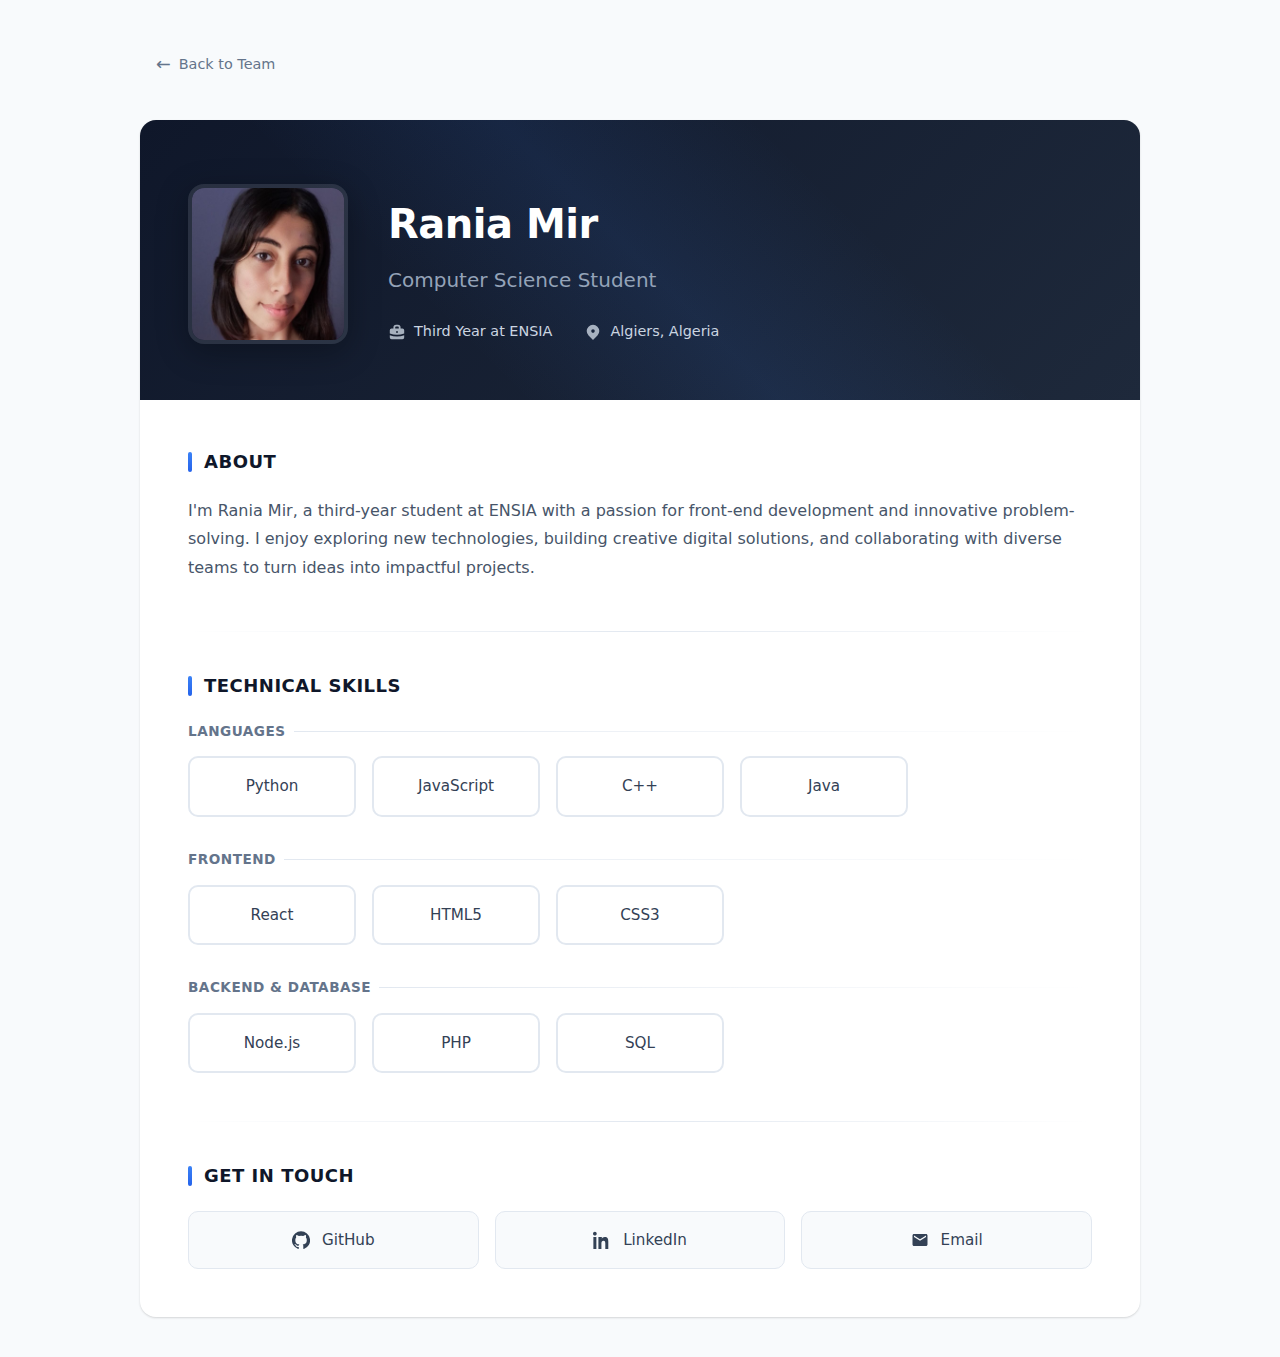
<file: profiles/rania-mir.html>
<!DOCTYPE html>
<html lang="en">
<head>
  <meta charset="utf-8" />
  <meta name="viewport" content="width=device-width,initial-scale=1" />
  <title>Rania Mir - Profile</title>
  <link rel="stylesheet" href="../assets/css/profile.css" />
</head>
<body>
  <div class="container">
    <a href="../index.html" class="back-link">Back to Team</a>
    
    <div class="profile-card">
      <div class="profile-header">
        <div class="profile-hero">
          <div class="profile-photo-wrapper">
            <img src="../assets/porfolio_Images/rania_mir.jpg" alt="Rania Mir" class="profile-photo">
          </div>
          <div class="profile-info">
            <h1 class="profile-name">Rania Mir</h1>
            <p class="profile-role">Computer Science Student</p>
            <div class="profile-meta">
              <div class="meta-item">
                <svg class="meta-icon" fill="currentColor" viewBox="0 0 20 20" xmlns="http://www.w3.org/2000/svg">
                  <path fill-rule="evenodd" d="M6 6V5a3 3 0 013-3h2a3 3 0 013 3v1h2a2 2 0 012 2v3.57A22.952 22.952 0 0110 13a22.95 22.95 0 01-8-1.43V8a2 2 0 012-2h2zm2-1a1 1 0 011-1h2a1 1 0 011 1v1H8V5zm1 5a1 1 0 011-1h.01a1 1 0 110 2H10a1 1 0 01-1-1z" clip-rule="evenodd"/>
                  <path d="M2 13.692V16a2 2 0 002 2h12a2 2 0 002-2v-2.308A24.974 24.974 0 0110 15c-2.796 0-5.487-.46-8-1.308z"/>
                </svg>
                <span>Third Year at ENSIA</span>
              </div>
              <div class="meta-item">
                <svg class="meta-icon" fill="currentColor" viewBox="0 0 20 20" xmlns="http://www.w3.org/2000/svg">
                  <path fill-rule="evenodd" d="M5.05 4.05a7 7 0 119.9 9.9L10 18.9l-4.95-4.95a7 7 0 010-9.9zM10 11a2 2 0 100-4 2 2 0 000 4z" clip-rule="evenodd"/>
                </svg>
                <span>Algiers, Algeria</span>
              </div>
            </div>
          </div>
        </div>
      </div>
      
      <div class="profile-body">
        <section class="section">
          <h2 class="section-title">About</h2>
          <div class="section-content">
            <p>I'm Rania Mir, a third-year student at ENSIA with a passion for front-end development and innovative problem-solving. I enjoy exploring new technologies, building creative digital solutions, and collaborating with diverse teams to turn ideas into impactful projects.</p>
          </div>
        </section>

        <div class="divider"></div>
        
        <section class="section">
          <h2 class="section-title">Technical Skills</h2>
          
          <div class="skills-category">
            <div class="category-label">Languages</div>
            <div class="skills-grid">
              <a href="https://www.python.org/" class="skill-item" target="_blank">Python</a>
              <a href="https://developer.mozilla.org/en-US/docs/Web/JavaScript" class="skill-item" target="_blank">JavaScript</a>
              <a href="https://isocpp.org/" class="skill-item" target="_blank">C++</a>
              <a href="https://www.java.com/" class="skill-item" target="_blank">Java</a>
            </div>
          </div>

          <div class="skills-category">
            <div class="category-label">Frontend</div>
            <div class="skills-grid">
              <a href="https://react.dev/" class="skill-item" target="_blank">React</a>
              <a href="https://developer.mozilla.org/en-US/docs/Web/HTML" class="skill-item" target="_blank">HTML5</a>
              <a href="https://developer.mozilla.org/en-US/docs/Web/CSS" class="skill-item" target="_blank">CSS3</a>
            </div>
          </div>

          <div class="skills-category">
            <div class="category-label">Backend & Database</div>
            <div class="skills-grid">
              <a href="https://nodejs.org/" class="skill-item" target="_blank">Node.js</a>
              <a href="https://www.php.net/" class="skill-item" target="_blank">PHP</a>
              <a href="https://www.mysql.com/" class="skill-item" target="_blank">SQL</a>
            </div>
          </div>
        </section>

        <div class="divider"></div>
        
        <section class="section">
          <h2 class="section-title">Get in Touch</h2>
          <div class="contact-grid">
            <a href="https://github.com/raniamir18" class="contact-link" target="_blank">
              <svg fill="currentColor" viewBox="0 0 24 24" xmlns="http://www.w3.org/2000/svg">
                <path d="M12 .5a12 12 0 0 0-3.79 23.4c.6.11.82-.26.82-.58v-2.03c-3.34.73-4.04-1.61-4.04-1.61-.55-1.4-1.34-1.77-1.34-1.77-1.1-.75.09-.73.09-.73 1.22.09 1.86 1.25 1.86 1.25 1.08 1.85 2.83 1.31 3.52 1 .11-.78.42-1.31.76-1.61-2.67-.3-5.47-1.34-5.47-5.97 0-1.32.47-2.39 1.24-3.23-.12-.3-.54-1.52.12-3.17 0 0 1.01-.32 3.3 1.23a11.5 11.5 0 0 1 6 0c2.29-1.55 3.3-1.23 3.3-1.23.66 1.65.24 2.87.12 3.17.77.84 1.24 1.91 1.24 3.23 0 4.64-2.8 5.66-5.48 5.96.43.37.81 1.1.81 2.22v3.29c0 .32.21.7.82.58A12 12 0 0 0 12 .5Z"/>
              </svg>
              GitHub
            </a>
            <a href="https://www.linkedin.com/in/rania-mir-58075924b/?lipi=urn%3Ali%3Apage%3Ad_flagship3_feed%3BwW3KCnY2RCO2I3%2BBecvQMg%3D%3D" class="contact-link" target="_blank">
              <svg fill="currentColor" viewBox="0 0 24 24" xmlns="http://www.w3.org/2000/svg">
                <path d="M4.98 3.5C4.98 4.88 3.86 6 2.5 6S0 4.88 0 3.5 1.12 1 2.5 1s2.48 1.12 2.48 2.5zM.5 8h4V24h-4V8zm7.5 0h3.8v2.2h.05c.53-1 1.83-2.2 3.77-2.2 4.03 0 4.78 2.65 4.78 6.1V24h-4v-7.2c0-1.72-.03-3.94-2.4-3.94-2.41 0-2.78 1.88-2.78 3.82V24h-4V8z"/>
              </svg>
              LinkedIn
            </a>
            <a href="mailto:rania.mir@ensia.edu.dz" class="contact-link">
              <svg fill="currentColor" viewBox="0 0 24 24" xmlns="http://www.w3.org/2000/svg">
                <path d="M20 4H4c-1.1 0-2 .9-2 2v12c0 1.1.9 2 2 2h16c1.1 0 2-.9 2-2V6c0-1.1-.9-2-2-2zm0 4-8 5L4 8V6l8 5 8-5v2z"/>
              </svg>
              Email
            </a>
          </div>
        </section>
      </div>
    </div>
  </div>
</body>
</html>
</file>
<file: assets/css/profile.css>
* {
      margin: 0;
      padding: 0;
      box-sizing: border-box;
    }

    body {
      font-family: 'Inter', -apple-system, BlinkMacSystemFont, 'Segoe UI', system-ui, sans-serif;
      line-height: 1.6;
      color: #1e293b;
      background: #f8fafc;
      min-height: 100vh;
      padding: 2.5rem 1rem;
    }

    .container {
      max-width: 1000px;
      margin: 0 auto;
    }

    .back-link {
      display: inline-flex;
      align-items: center;
      gap: 0.5rem;
      color: #64748b;
      text-decoration: none;
      padding: 0.625rem 1rem;
      border-radius: 8px;
      font-weight: 500;
      transition: all 0.2s ease;
      margin-bottom: 2rem;
      font-size: 0.9rem;
    }

    .back-link:hover {
      color: #0f172a;
      background: #e2e8f0;
    }

    .back-link::before {
      content: '←';
      font-size: 1.1rem;
    }

    .profile-card {
      background: white;
      border-radius: 16px;
      box-shadow: 0 1px 3px rgba(0, 0, 0, 0.05), 0 1px 2px rgba(0, 0, 0, 0.1);
      overflow: hidden;
    }

    .profile-header {
      background: linear-gradient(135deg, #0f172a 0%, #1e293b 100%);
      padding: 4rem 3rem 3rem;
      position: relative;
      overflow: hidden;
    }

    .profile-header::before {
      content: '';
      position: absolute;
      top: 0;
      left: 0;
      right: 0;
      bottom: 0;
      background: 
        linear-gradient(45deg, transparent 30%, rgba(59, 130, 246, 0.1) 50%, transparent 70%);
      pointer-events: none;
    }

    .profile-hero {
      display: flex;
      align-items: center;
      gap: 2.5rem;
      position: relative;
      z-index: 1;
    }

    .profile-photo-wrapper {
      flex-shrink: 0;
    }

    .profile-photo {
      width: 160px;
      height: 160px;
      border-radius: 16px;
      object-fit: cover;
      border: 4px solid rgba(255, 255, 255, 0.1);
      box-shadow: 0 8px 32px rgba(0, 0, 0, 0.3);
    }

    .profile-info {
      color: white;
      flex: 1;
    }

    .profile-name {
      font-size: 2.5rem;
      font-weight: 700;
      margin-bottom: 0.5rem;
      letter-spacing: -0.5px;
      color: #ffffff;
    }

    .profile-role {
      font-size: 1.25rem;
      font-weight: 500;
      color: #94a3b8;
      margin-bottom: 1.5rem;
    }

    .profile-meta {
      display: flex;
      gap: 2rem;
      flex-wrap: wrap;
    }

    .meta-item {
      display: flex;
      align-items: center;
      gap: 0.5rem;
      color: #cbd5e1;
      font-size: 0.9rem;
    }

    .meta-icon {
      width: 18px;
      height: 18px;
      opacity: 0.8;
    }

    .profile-body {
      padding: 3rem;
    }

    .section {
      margin-bottom: 3rem;
    }

    .section:last-child {
      margin-bottom: 0;
    }

    .section-title {
      font-size: 1.125rem;
      color: #0f172a;
      margin-bottom: 1.25rem;
      font-weight: 600;
      text-transform: uppercase;
      letter-spacing: 0.5px;
      display: flex;
      align-items: center;
      gap: 0.75rem;
    }

    .section-title::before {
      content: '';
      width: 4px;
      height: 20px;
      background: linear-gradient(180deg, #3b82f6, #2563eb);
      border-radius: 2px;
    }

    .section-content {
      font-size: 1rem;
      line-height: 1.8;
      color: #475569;
    }

    .skills-category {
      margin-bottom: 2rem;
    }

    .skills-category:last-child {
      margin-bottom: 0;
    }

    .category-label {
      font-size: 0.85rem;
      font-weight: 600;
      color: #64748b;
      text-transform: uppercase;
      letter-spacing: 0.5px;
      margin-bottom: 0.875rem;
      display: flex;
      align-items: center;
      gap: 0.5rem;
    }

    .category-label::after {
      content: '';
      flex: 1;
      height: 1px;
      background: linear-gradient(to right, #e2e8f0, transparent);
    }

    .skills-grid {
      display: grid;
      grid-template-columns: repeat(auto-fill, minmax(140px, 1fr));
      gap: 1rem;
    }

    .skill-item {
      background: white;
      color: #334155;
      padding: 1rem 1.25rem;
      border-radius: 10px;
      font-size: 0.95rem;
      font-weight: 500;
      text-align: center;
      border: 2px solid #e2e8f0;
      transition: all 0.3s ease;
      position: relative;
      overflow: hidden;
      text-decoration: none;
      display: block;
      cursor: pointer;
    }

    .skill-item::before {
      content: '';
      position: absolute;
      top: 0;
      left: 0;
      width: 100%;
      height: 3px;
      background: linear-gradient(90deg, #3b82f6, #2563eb);
      transform: scaleX(0);
      transition: transform 0.3s ease;
    }

    .skill-item:hover {
      background: #f8fafc;
      border-color: #3b82f6;
      transform: translateY(-3px);
      box-shadow: 0 8px 20px rgba(59, 130, 246, 0.15);
    }

    .skill-item:hover::before {
      transform: scaleX(1);
    }

    .contact-grid {
      display: grid;
      grid-template-columns: repeat(auto-fit, minmax(200px, 1fr));
      gap: 1rem;
      margin-top: 1.25rem;
    }

    .contact-link {
      display: flex;
      align-items: center;
      justify-content: center;
      gap: 0.75rem;
      background: #f8fafc;
      color: #334155;
      text-decoration: none;
      padding: 1rem 1.5rem;
      border-radius: 10px;
      font-weight: 500;
      transition: all 0.2s ease;
      font-size: 0.95rem;
      border: 1px solid #e2e8f0;
    }

    .contact-link:hover {
      background: #3b82f6;
      color: white;
      border-color: #3b82f6;
      transform: translateY(-2px);
      box-shadow: 0 4px 12px rgba(59, 130, 246, 0.2);
    }

    .contact-link svg {
      width: 18px;
      height: 18px;
    }

    .divider {
      height: 1px;
      background: linear-gradient(to right, transparent, #e2e8f0, transparent);
      margin: 2.5rem 0;
    }

    @media (max-width: 768px) {
      body {
        padding: 1.5rem 0.75rem;
      }

      .profile-header {
        padding: 3rem 1.5rem 2rem;
      }

      .profile-hero {
        flex-direction: column;
        text-align: center;
        gap: 1.5rem;
      }

      .profile-photo {
        width: 140px;
        height: 140px;
      }

      .profile-name {
        font-size: 2rem;
      }

      .profile-role {
        font-size: 1.1rem;
      }

      .profile-meta {
        justify-content: center;
      }

      .profile-body {
        padding: 2rem 1.5rem;
      }

      .skills-grid {
        grid-template-columns: repeat(auto-fill, minmax(110px, 1fr));
      }

      .contact-grid {
        grid-template-columns: 1fr;
      }
    }

    @media (max-width: 480px) {
      .profile-header {
        padding: 2rem 1rem 1.5rem;
      }

      .profile-photo {
        width: 120px;
        height: 120px;
      }

      .profile-name {
        font-size: 1.75rem;
      }

      .profile-role {
        font-size: 1rem;
      }

      .profile-body {
        padding: 1.5rem 1rem;
      }

      .section-title {
        font-size: 1rem;
      }

      .section-content {
        font-size: 0.95rem;
      }
    }
</file>
